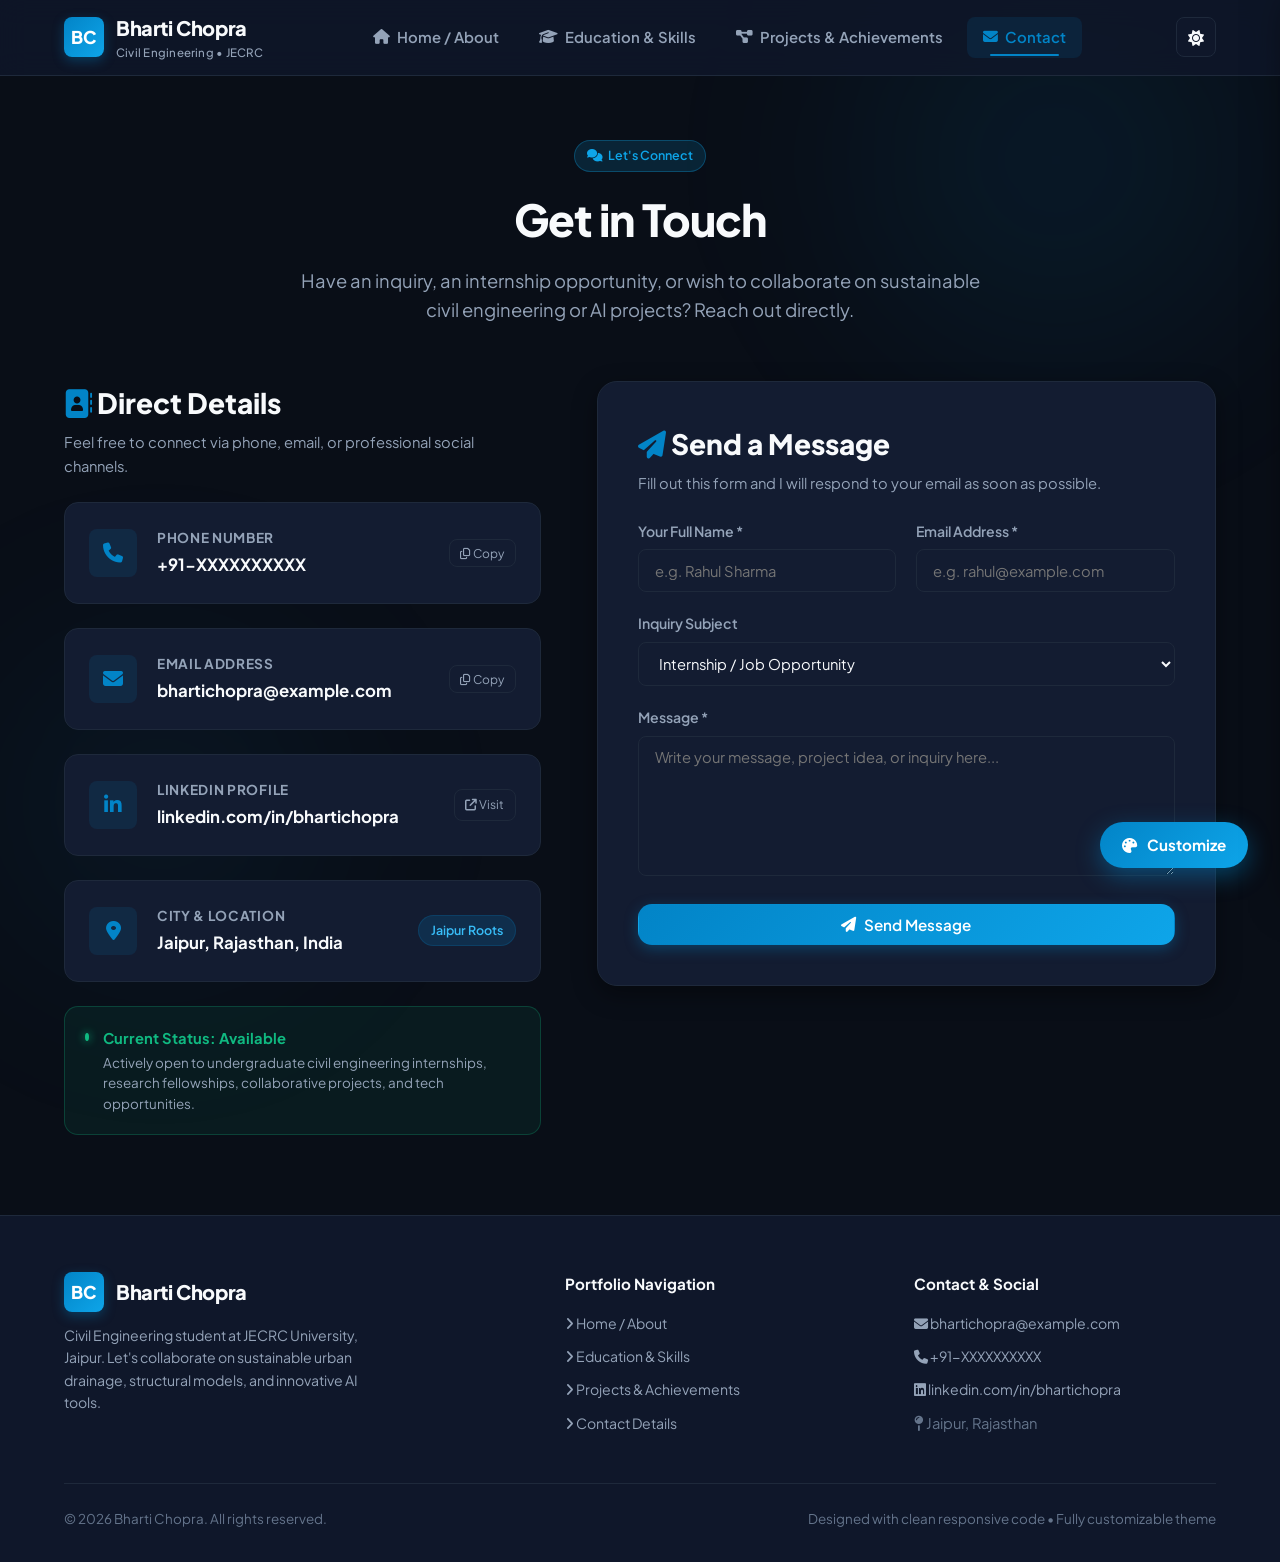
<file: contact.html>
<!DOCTYPE html>
<html lang="en" data-theme="dark">
<head>
  <meta charset="UTF-8">
  <meta name="viewport" content="width=device-width, initial-scale=1.0">
  <meta name="description" content="Contact Bharti Chopra: Phone +91-XXXXXXXXXX, Email bhartichopra@example.com, LinkedIn linkedin.com/in/bhartichopra. Reach out for civil engineering, internships, and collaborations.">
  <title>Contact | Bharti Chopra</title>

  <!-- Google Fonts -->
  <link rel="preconnect" href="https://fonts.googleapis.com">
  <link rel="preconnect" href="https://fonts.gstatic.com" crossorigin>
  <link href="https://fonts.googleapis.com/css2?family=Inter:wght@400;500;600;700;800&family=Outfit:wght@400;500;600;700;800&family=Playfair+Display:wght@500;600;700;800&family=Plus+Jakarta+Sans:wght@400;500;600;700;800&family=Space+Grotesk:wght@400;500;600;700&display=swap" rel="stylesheet">

  <!-- Font Awesome Icons -->
  <link rel="stylesheet" href="https://cdnjs.cloudflare.com/ajax/libs/font-awesome/6.5.1/css/all.min.css">

  <!-- Core Stylesheet -->
  <link rel="stylesheet" href="css/style.css">
</head>
<body>

  <!-- Site Navigation Header -->
  <header class="site-header">
    <div class="container nav-container">
      <a href="index.html" class="brand-logo" aria-label="Bharti Chopra Portfolio Home">
        <div class="brand-badge">BC</div>
        <div>
          <span class="brand-text-name" data-bind="profile.name">Bharti Chopra</span>
          <span class="brand-text-sub">Civil Engineering • JECRC</span>
        </div>
      </a>

      <!-- 4-Page Navigation Menu -->
      <nav aria-label="Main Navigation">
        <ul class="nav-menu">
          <li><a href="index.html" class="nav-link"><i class="fa-solid fa-house"></i> Home / About</a></li>
          <li><a href="skills.html" class="nav-link"><i class="fa-solid fa-graduation-cap"></i> Education & Skills</a></li>
          <li><a href="projects.html" class="nav-link"><i class="fa-solid fa-diagram-project"></i> Projects & Achievements</a></li>
          <li><a href="contact.html" class="nav-link active"><i class="fa-solid fa-envelope"></i> Contact</a></li>
        </ul>
      </nav>

      <!-- Header Action Buttons -->
      <div class="header-actions">
        <button class="quick-theme-toggle-btn" title="Toggle Dark/Light Mode" aria-label="Toggle Dark/Light Theme">
          <span class="theme-toggle-icon"><i class="fa-solid fa-sun"></i></span>
        </button>
        <button class="mobile-toggle-btn" aria-label="Open mobile navigation" aria-expanded="false">
          <i class="fa-solid fa-bars"></i>
        </button>
      </div>
    </div>
  </header>

  <!-- Main Content: Contact & Inquiries -->
  <main id="main-content">

    <!-- Page Header Banner -->
    <section class="page-header">
      <div class="container">
        <div class="page-header-badge">
          <span class="badge badge-accent"><i class="fa-solid fa-comments"></i> Let's Connect</span>
        </div>
        <h1 class="page-title">Get in Touch</h1>
        <p class="page-subtitle">
          Have an inquiry, an internship opportunity, or wish to collaborate on sustainable civil engineering or AI projects? Reach out directly.
        </p>
      </div>
    </section>

    <!-- Contact Details & Form Section -->
    <section class="section" style="padding-top: 1rem;">
      <div class="container">
        <div class="contact-grid">
          
          <!-- Left Column: Direct Contact Info Cards (Editable) -->
          <div class="contact-info-panel">
            <div>
              <h2 style="font-size: 1.75rem; font-weight: 800; margin-bottom: 0.35rem;"><i class="fa-solid fa-address-book text-primary"></i> Direct Details</h2>
              <p style="color: var(--text-secondary); font-size: 0.92rem;">Feel free to connect via phone, email, or professional social channels.</p>
            </div>

            <!-- Phone Card -->
            <div class="contact-card-box">
              <div class="contact-icon-circle"><i class="fa-solid fa-phone"></i></div>
              <div class="contact-detail-text">
                <h5>Phone Number</h5>
                <a href="tel:+91-XXXXXXXXXX" data-bind-href="profile.phone" data-editable="profile.phone" data-bind="profile.phone">+91-XXXXXXXXXX</a>
              </div>
              <button class="copy-contact-btn" onclick="copyToClipboard(document.querySelector('[data-bind=\'profile.phone\']').innerText, 'Phone Number')" title="Copy Phone Number">
                <i class="fa-regular fa-copy"></i> Copy
              </button>
            </div>

            <!-- Email Card -->
            <div class="contact-card-box">
              <div class="contact-icon-circle"><i class="fa-solid fa-envelope"></i></div>
              <div class="contact-detail-text">
                <h5>Email Address</h5>
                <a href="mailto:bhartichopra@example.com" data-bind-href="profile.email" data-editable="profile.email" data-bind="profile.email">bhartichopra@example.com</a>
              </div>
              <button class="copy-contact-btn" onclick="copyToClipboard(document.querySelector('[data-bind=\'profile.email\']').innerText, 'Email Address')" title="Copy Email">
                <i class="fa-regular fa-copy"></i> Copy
              </button>
            </div>

            <!-- LinkedIn Card -->
            <div class="contact-card-box">
              <div class="contact-icon-circle"><i class="fa-brands fa-linkedin-in"></i></div>
              <div class="contact-detail-text">
                <h5>LinkedIn Profile</h5>
                <a href="https://linkedin.com/in/bhartichopra" target="_blank" rel="noopener noreferrer" data-bind-href="profile.linkedin" data-editable="profile.linkedin" data-bind="profile.linkedin">linkedin.com/in/bhartichopra</a>
              </div>
              <a href="https://linkedin.com/in/bhartichopra" target="_blank" rel="noopener noreferrer" class="copy-contact-btn" data-bind-href="profile.linkedin" title="Open LinkedIn Profile">
                <i class="fa-solid fa-arrow-up-right-from-square"></i> Visit
              </a>
            </div>

            <!-- Location Card -->
            <div class="contact-card-box">
              <div class="contact-icon-circle"><i class="fa-solid fa-location-dot"></i></div>
              <div class="contact-detail-text">
                <h5>City & Location</h5>
                <span data-editable="profile.location" data-bind="profile.location">Jaipur, Rajasthan, India</span>
              </div>
              <span class="badge" style="margin-left: auto;">Jaipur Roots</span>
            </div>

            <!-- Availability Note -->
            <div style="background: rgba(16, 185, 129, 0.08); border: 1px solid rgba(16, 185, 129, 0.25); border-radius: var(--radius); padding: 1.25rem; display: flex; align-items: flex-start; gap: 0.85rem;">
              <span class="status-dot" style="margin-top: 6px;"></span>
              <div>
                <strong style="color: #10b981; font-size: 0.92rem; display: block; margin-bottom: 0.2rem;">Current Status: Available</strong>
                <p style="font-size: 0.84rem; color: var(--text-secondary); line-height: 1.5;">
                  Actively open to undergraduate civil engineering internships, research fellowships, collaborative projects, and tech opportunities.
                </p>
              </div>
            </div>

          </div>

          <!-- Right Column: Simple Contact Form (Name, Email, Message) -->
          <div class="contact-form-card">
            <div style="margin-bottom: 1.5rem;">
              <h2 style="font-size: 1.75rem; font-weight: 800; margin-bottom: 0.35rem;"><i class="fa-solid fa-paper-plane text-primary"></i> Send a Message</h2>
              <p style="color: var(--text-secondary); font-size: 0.92rem;">Fill out this form and I will respond to your email as soon as possible.</p>
            </div>

            <form id="contact-form" class="contact-form">
              <div class="form-row">
                <div class="form-group">
                  <label for="contact-name">Your Full Name *</label>
                  <input type="text" id="contact-name" class="form-input" placeholder="e.g. Rahul Sharma" required>
                </div>
                <div class="form-group">
                  <label for="contact-email">Email Address *</label>
                  <input type="email" id="contact-email" class="form-input" placeholder="e.g. rahul@example.com" required>
                </div>
              </div>

              <div class="form-group">
                <label for="contact-subject">Inquiry Subject</label>
                <select id="contact-subject" class="form-select">
                  <option value="Internship / Job Opportunity">Internship / Job Opportunity</option>
                  <option value="Project Collaboration">Project Collaboration</option>
                  <option value="Civil Engineering Inquiry">Civil Engineering Inquiry</option>
                  <option value="Vibe Coding / Tech Discussion">Vibe Coding / Tech Discussion</option>
                  <option value="General Message">General Message</option>
                </select>
              </div>

              <div class="form-group">
                <label for="contact-message">Message *</label>
                <textarea id="contact-message" class="form-textarea" placeholder="Write your message, project idea, or inquiry here..." required></textarea>
              </div>

              <button type="submit" id="contact-submit-btn" class="btn btn-primary" style="margin-top: 0.5rem; width: 100%;">
                <i class="fa-solid fa-paper-plane"></i> Send Message
              </button>
            </form>
          </div>

        </div>
      </div>
    </section>

  </main>

  <!-- Universal Footer -->
  <footer class="site-footer">
    <div class="container">
      <div class="footer-top">
        <div class="footer-brand">
          <div class="brand-logo">
            <div class="brand-badge">BC</div>
            <span class="brand-text-name" data-bind="profile.name">Bharti Chopra</span>
          </div>
          <p>Civil Engineering student at JECRC University, Jaipur. Let's collaborate on sustainable urban drainage, structural models, and innovative AI tools.</p>
        </div>

        <div class="footer-nav-col">
          <h5>Portfolio Navigation</h5>
          <ul class="footer-nav-links">
            <li><a href="index.html"><i class="fa-solid fa-angle-right"></i> Home / About</a></li>
            <li><a href="skills.html"><i class="fa-solid fa-angle-right"></i> Education & Skills</a></li>
            <li><a href="projects.html"><i class="fa-solid fa-angle-right"></i> Projects & Achievements</a></li>
            <li><a href="contact.html"><i class="fa-solid fa-angle-right"></i> Contact Details</a></li>
          </ul>
        </div>

        <div class="footer-nav-col">
          <h5>Contact & Social</h5>
          <ul class="footer-nav-links">
            <li><a href="mailto:bhartichopra@example.com" data-bind-href="profile.email"><i class="fa-solid fa-envelope"></i> bhartichopra@example.com</a></li>
            <li><a href="tel:+91-XXXXXXXXXX" data-bind-href="profile.phone"><i class="fa-solid fa-phone"></i> +91-XXXXXXXXXX</a></li>
            <li><a href="https://linkedin.com/in/bhartichopra" target="_blank" rel="noopener noreferrer" data-bind-href="profile.linkedin"><i class="fa-brands fa-linkedin"></i> linkedin.com/in/bhartichopra</a></li>
            <li><span style="color: var(--text-muted);"><i class="fa-solid fa-map-pin"></i> Jaipur, Rajasthan</span></li>
          </ul>
        </div>
      </div>

      <div class="footer-bottom">
        <div>&copy; 2026 Bharti Chopra. All rights reserved.</div>
        <div>Designed with clean responsive code • Fully customizable theme</div>
      </div>
    </div>
  </footer>

  <!-- Application Scripts -->
  <script src="js/data.js"></script>
  <script src="js/theme.js"></script>
  <script src="js/main.js"></script>
</body>
</html>
</file>
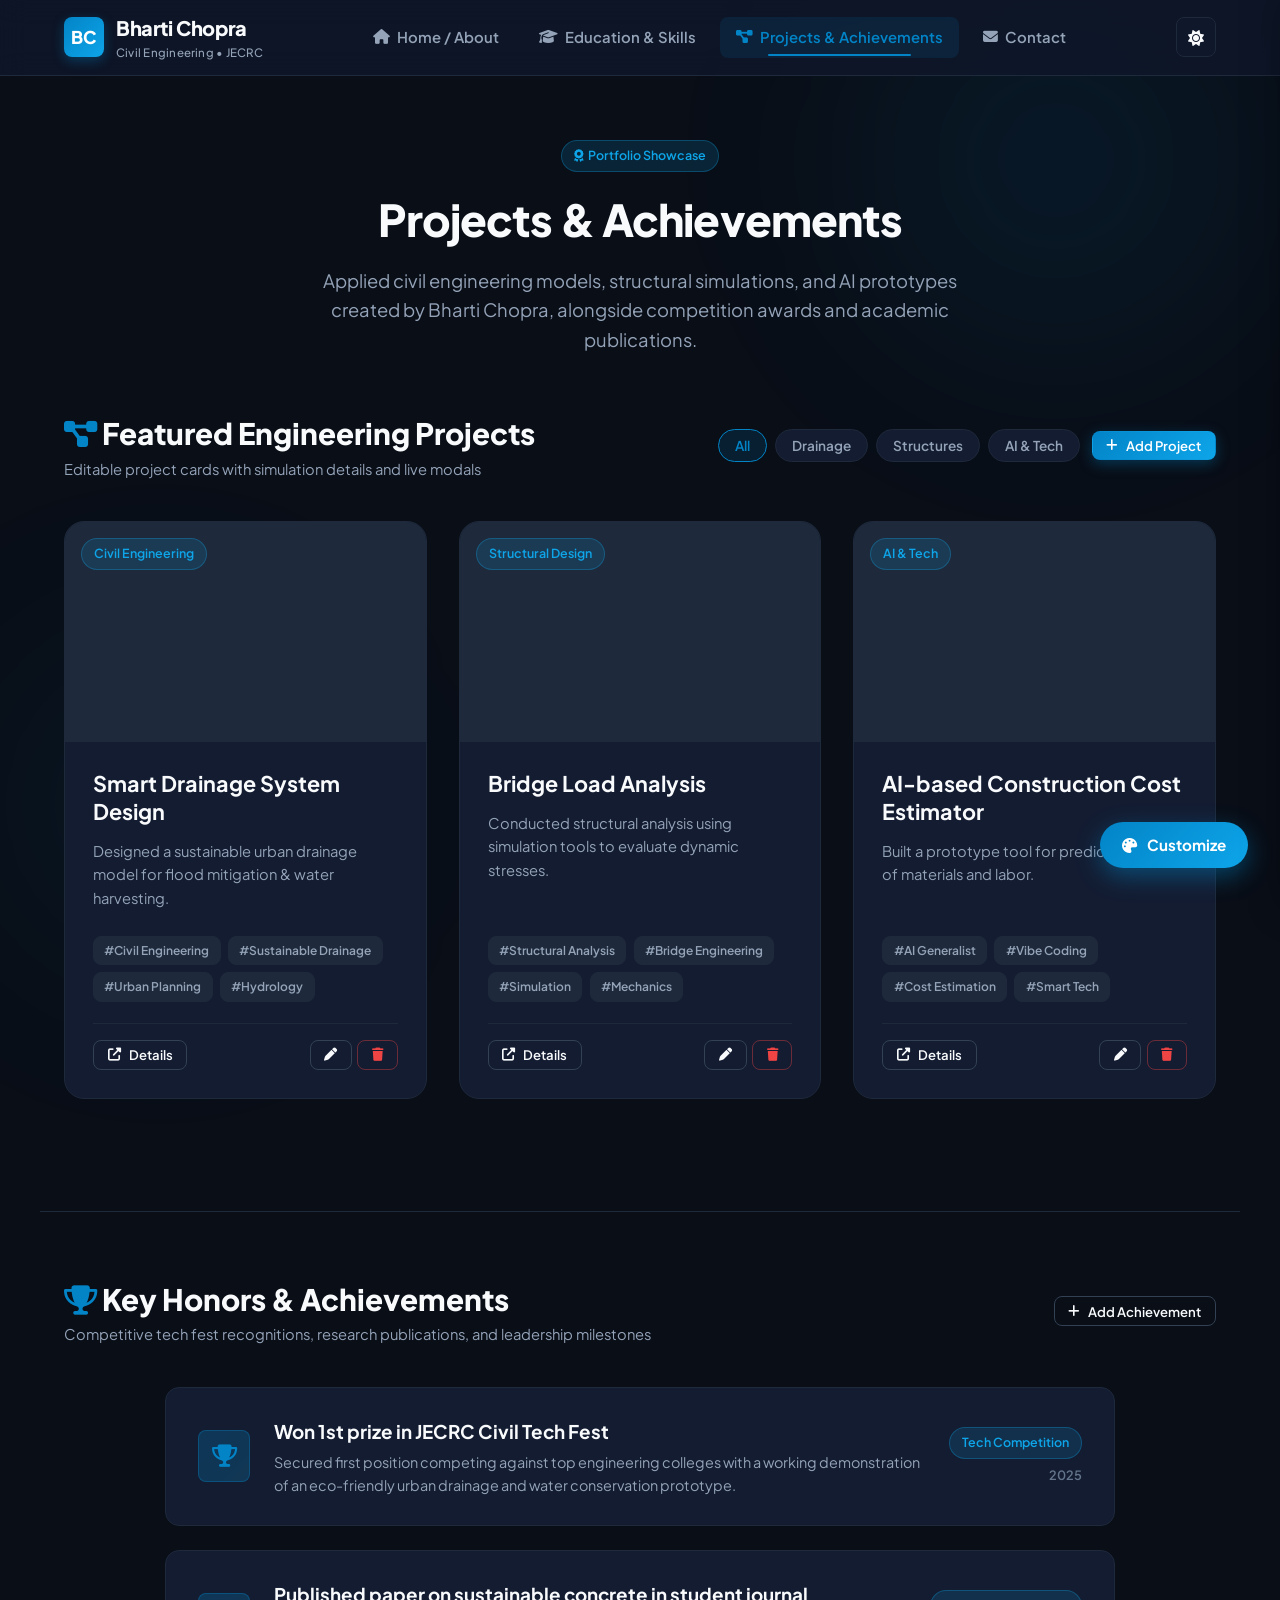
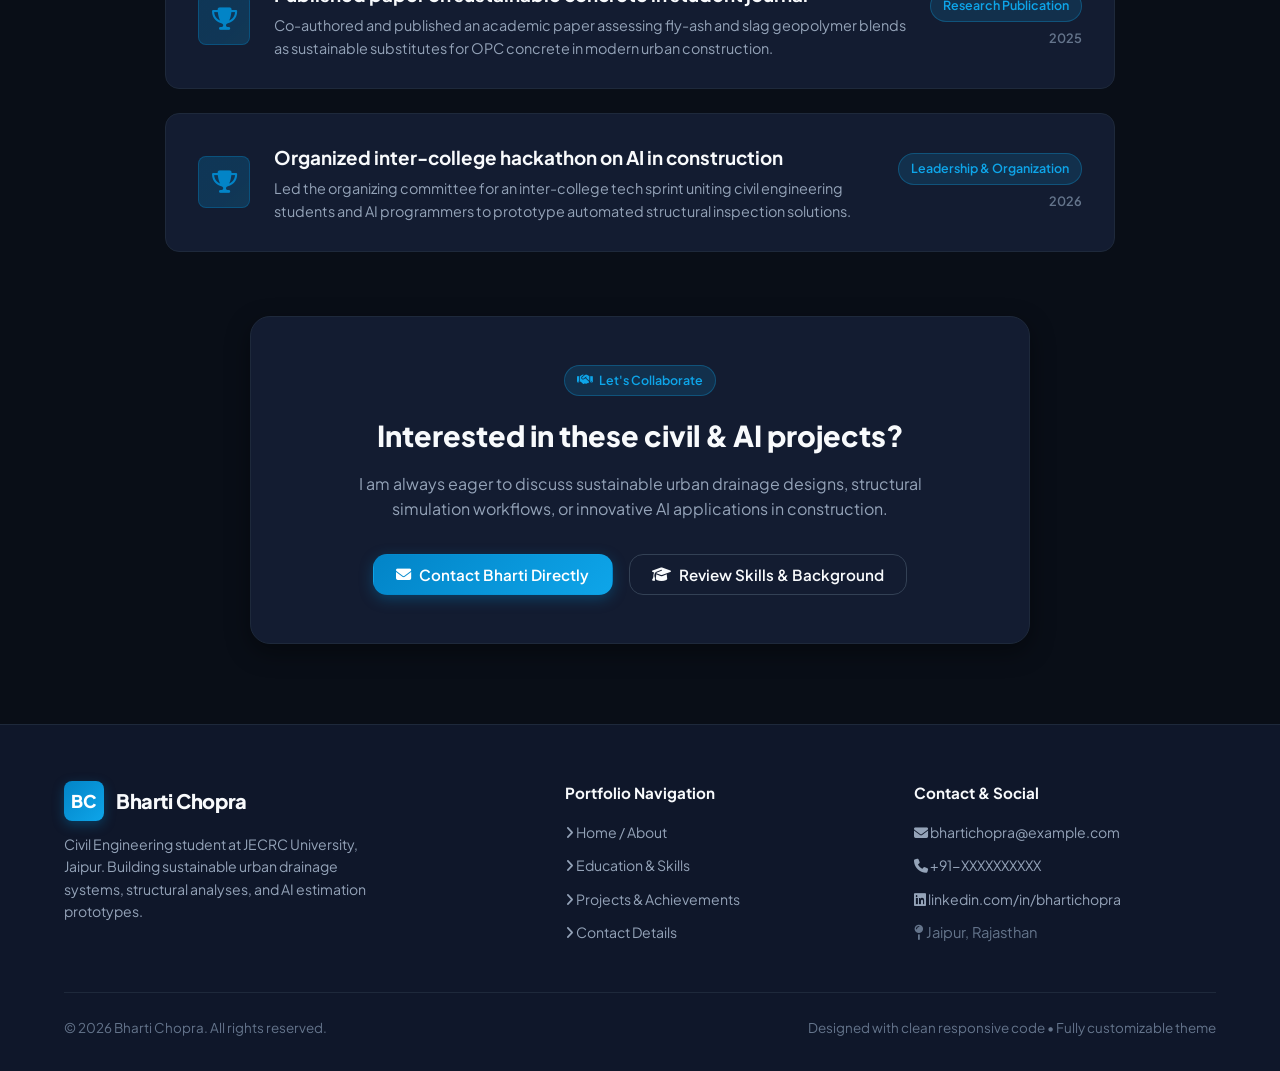
<file: projects.html>
<!DOCTYPE html>
<html lang="en" data-theme="dark">
<head>
  <meta charset="UTF-8">
  <meta name="viewport" content="width=device-width, initial-scale=1.0">
  <meta name="description" content="Projects and Achievements by Bharti Chopra: Smart Drainage System Design, Bridge Load Analysis, AI-based Construction Cost Estimator, JECRC Civil Tech Fest 1st Prize, and published papers.">
  <title>Projects & Achievements | Bharti Chopra</title>

  <!-- Google Fonts -->
  <link rel="preconnect" href="https://fonts.googleapis.com">
  <link rel="preconnect" href="https://fonts.gstatic.com" crossorigin>
  <link href="https://fonts.googleapis.com/css2?family=Inter:wght@400;500;600;700;800&family=Outfit:wght@400;500;600;700;800&family=Playfair+Display:wght@500;600;700;800&family=Plus+Jakarta+Sans:wght@400;500;600;700;800&family=Space+Grotesk:wght@400;500;600;700&display=swap" rel="stylesheet">

  <!-- Font Awesome Icons -->
  <link rel="stylesheet" href="https://cdnjs.cloudflare.com/ajax/libs/font-awesome/6.5.1/css/all.min.css">

  <!-- Core Stylesheet -->
  <link rel="stylesheet" href="css/style.css">
</head>
<body>

  <!-- Site Navigation Header -->
  <header class="site-header">
    <div class="container nav-container">
      <a href="index.html" class="brand-logo" aria-label="Bharti Chopra Portfolio Home">
        <div class="brand-badge">BC</div>
        <div>
          <span class="brand-text-name" data-bind="profile.name">Bharti Chopra</span>
          <span class="brand-text-sub">Civil Engineering • JECRC</span>
        </div>
      </a>

      <!-- 4-Page Navigation Menu -->
      <nav aria-label="Main Navigation">
        <ul class="nav-menu">
          <li><a href="index.html" class="nav-link"><i class="fa-solid fa-house"></i> Home / About</a></li>
          <li><a href="skills.html" class="nav-link"><i class="fa-solid fa-graduation-cap"></i> Education & Skills</a></li>
          <li><a href="projects.html" class="nav-link active"><i class="fa-solid fa-diagram-project"></i> Projects & Achievements</a></li>
          <li><a href="contact.html" class="nav-link"><i class="fa-solid fa-envelope"></i> Contact</a></li>
        </ul>
      </nav>

      <!-- Header Action Buttons -->
      <div class="header-actions">
        <button class="quick-theme-toggle-btn" title="Toggle Dark/Light Mode" aria-label="Toggle Dark/Light Theme">
          <span class="theme-toggle-icon"><i class="fa-solid fa-sun"></i></span>
        </button>
        <button class="mobile-toggle-btn" aria-label="Open mobile navigation" aria-expanded="false">
          <i class="fa-solid fa-bars"></i>
        </button>
      </div>
    </div>
  </header>

  <!-- Main Content: Projects & Achievements -->
  <main id="main-content">

    <!-- Page Header Banner -->
    <section class="page-header">
      <div class="container">
        <div class="page-header-badge">
          <span class="badge badge-accent"><i class="fa-solid fa-award"></i> Portfolio Showcase</span>
        </div>
        <h1 class="page-title">Projects & Achievements</h1>
        <p class="page-subtitle">
          Applied civil engineering models, structural simulations, and AI prototypes created by Bharti Chopra, alongside competition awards and academic publications.
        </p>
      </div>
    </section>

    <!-- Projects Section -->
    <section class="section" style="padding-top: 1rem; padding-bottom: 2rem;">
      <div class="container">
        
        <!-- Header Actions: Filters & Add Project Button -->
        <div class="projects-header-actions">
          <div>
            <h2 style="font-size: 1.85rem; font-weight: 800;"><i class="fa-solid fa-diagram-project text-primary"></i> Featured Engineering Projects</h2>
            <p style="color: var(--text-secondary); font-size: 0.92rem;">Editable project cards with simulation details and live modals</p>
          </div>

          <div style="display: flex; align-items: center; gap: 0.75rem; flex-wrap: wrap;">
            <div class="skill-category-filters">
              <button class="filter-btn project-filter-btn active" data-category="All">All</button>
              <button class="filter-btn project-filter-btn" data-category="Civil Engineering">Drainage</button>
              <button class="filter-btn project-filter-btn" data-category="Structural Design">Structures</button>
              <button class="filter-btn project-filter-btn" data-category="AI & Tech">AI & Tech</button>
            </div>
            <button class="btn btn-primary btn-sm" onclick="openAddProjectModal()">
              <i class="fa-solid fa-plus"></i> Add Project
            </button>
          </div>
        </div>

        <!-- Dynamic Projects Grid -->
        <div class="projects-grid" id="projects-grid-container">
          <!-- Populated dynamically via data.js and main.js -->
        </div>

      </div>
    </section>

    <!-- Achievements Section -->
    <section class="container achievements-section">
      <div class="achievements-header">
        <div>
          <h2 style="font-size: 1.85rem; font-weight: 800;"><i class="fa-solid fa-trophy text-primary"></i> Key Honors & Achievements</h2>
          <p style="color: var(--text-secondary); font-size: 0.92rem;">Competitive tech fest recognitions, research publications, and leadership milestones</p>
        </div>
        <button class="btn btn-outline btn-sm" onclick="openAddAchievementModal()">
          <i class="fa-solid fa-plus"></i> Add Achievement
        </button>
      </div>

      <!-- Dynamic Achievements List -->
      <div class="achievements-list" id="achievements-list-container">
        <!-- Populated dynamically via data.js and main.js -->
      </div>
    </section>

    <!-- Next Page CTA -->
    <section class="section" style="padding-top: 4rem;">
      <div class="container" style="text-align: center;">
        <div style="background: var(--bg-card); border: 1px solid var(--border-color); border-radius: var(--radius-lg); padding: 3rem 2rem; max-width: 780px; margin: 0 auto; box-shadow: var(--shadow-md);">
          <span class="badge badge-accent" style="margin-bottom: 1rem;"><i class="fa-solid fa-handshake"></i> Let's Collaborate</span>
          <h3 style="font-size: 1.8rem; font-weight: 800; margin-bottom: 0.75rem;">Interested in these civil & AI projects?</h3>
          <p style="color: var(--text-secondary); margin-bottom: 2rem; font-size: 1rem; max-width: 580px; margin-left: auto; margin-right: auto;">
            I am always eager to discuss sustainable urban drainage designs, structural simulation workflows, or innovative AI applications in construction.
          </p>
          <div style="display: flex; gap: 1rem; justify-content: center; flex-wrap: wrap;">
            <a href="contact.html" class="btn btn-primary">
              <i class="fa-solid fa-envelope"></i> Contact Bharti Directly
            </a>
            <a href="skills.html" class="btn btn-outline">
              <i class="fa-solid fa-graduation-cap"></i> Review Skills & Background
            </a>
          </div>
        </div>
      </div>
    </section>

  </main>

  <!-- Universal Footer -->
  <footer class="site-footer">
    <div class="container">
      <div class="footer-top">
        <div class="footer-brand">
          <div class="brand-logo">
            <div class="brand-badge">BC</div>
            <span class="brand-text-name" data-bind="profile.name">Bharti Chopra</span>
          </div>
          <p>Civil Engineering student at JECRC University, Jaipur. Building sustainable urban drainage systems, structural analyses, and AI estimation prototypes.</p>
        </div>

        <div class="footer-nav-col">
          <h5>Portfolio Navigation</h5>
          <ul class="footer-nav-links">
            <li><a href="index.html"><i class="fa-solid fa-angle-right"></i> Home / About</a></li>
            <li><a href="skills.html"><i class="fa-solid fa-angle-right"></i> Education & Skills</a></li>
            <li><a href="projects.html"><i class="fa-solid fa-angle-right"></i> Projects & Achievements</a></li>
            <li><a href="contact.html"><i class="fa-solid fa-angle-right"></i> Contact Details</a></li>
          </ul>
        </div>

        <div class="footer-nav-col">
          <h5>Contact & Social</h5>
          <ul class="footer-nav-links">
            <li><a href="mailto:bhartichopra@example.com" data-bind-href="profile.email"><i class="fa-solid fa-envelope"></i> bhartichopra@example.com</a></li>
            <li><a href="tel:+91-XXXXXXXXXX" data-bind-href="profile.phone"><i class="fa-solid fa-phone"></i> +91-XXXXXXXXXX</a></li>
            <li><a href="https://linkedin.com/in/bhartichopra" target="_blank" rel="noopener noreferrer" data-bind-href="profile.linkedin"><i class="fa-brands fa-linkedin"></i> linkedin.com/in/bhartichopra</a></li>
            <li><span style="color: var(--text-muted);"><i class="fa-solid fa-map-pin"></i> Jaipur, Rajasthan</span></li>
          </ul>
        </div>
      </div>

      <div class="footer-bottom">
        <div>&copy; 2026 Bharti Chopra. All rights reserved.</div>
        <div>Designed with clean responsive code • Fully customizable theme</div>
      </div>
    </div>
  </footer>

  <!-- Application Scripts -->
  <script src="js/data.js"></script>
  <script src="js/theme.js"></script>
  <script src="js/main.js"></script>
</body>
</html>
</file>
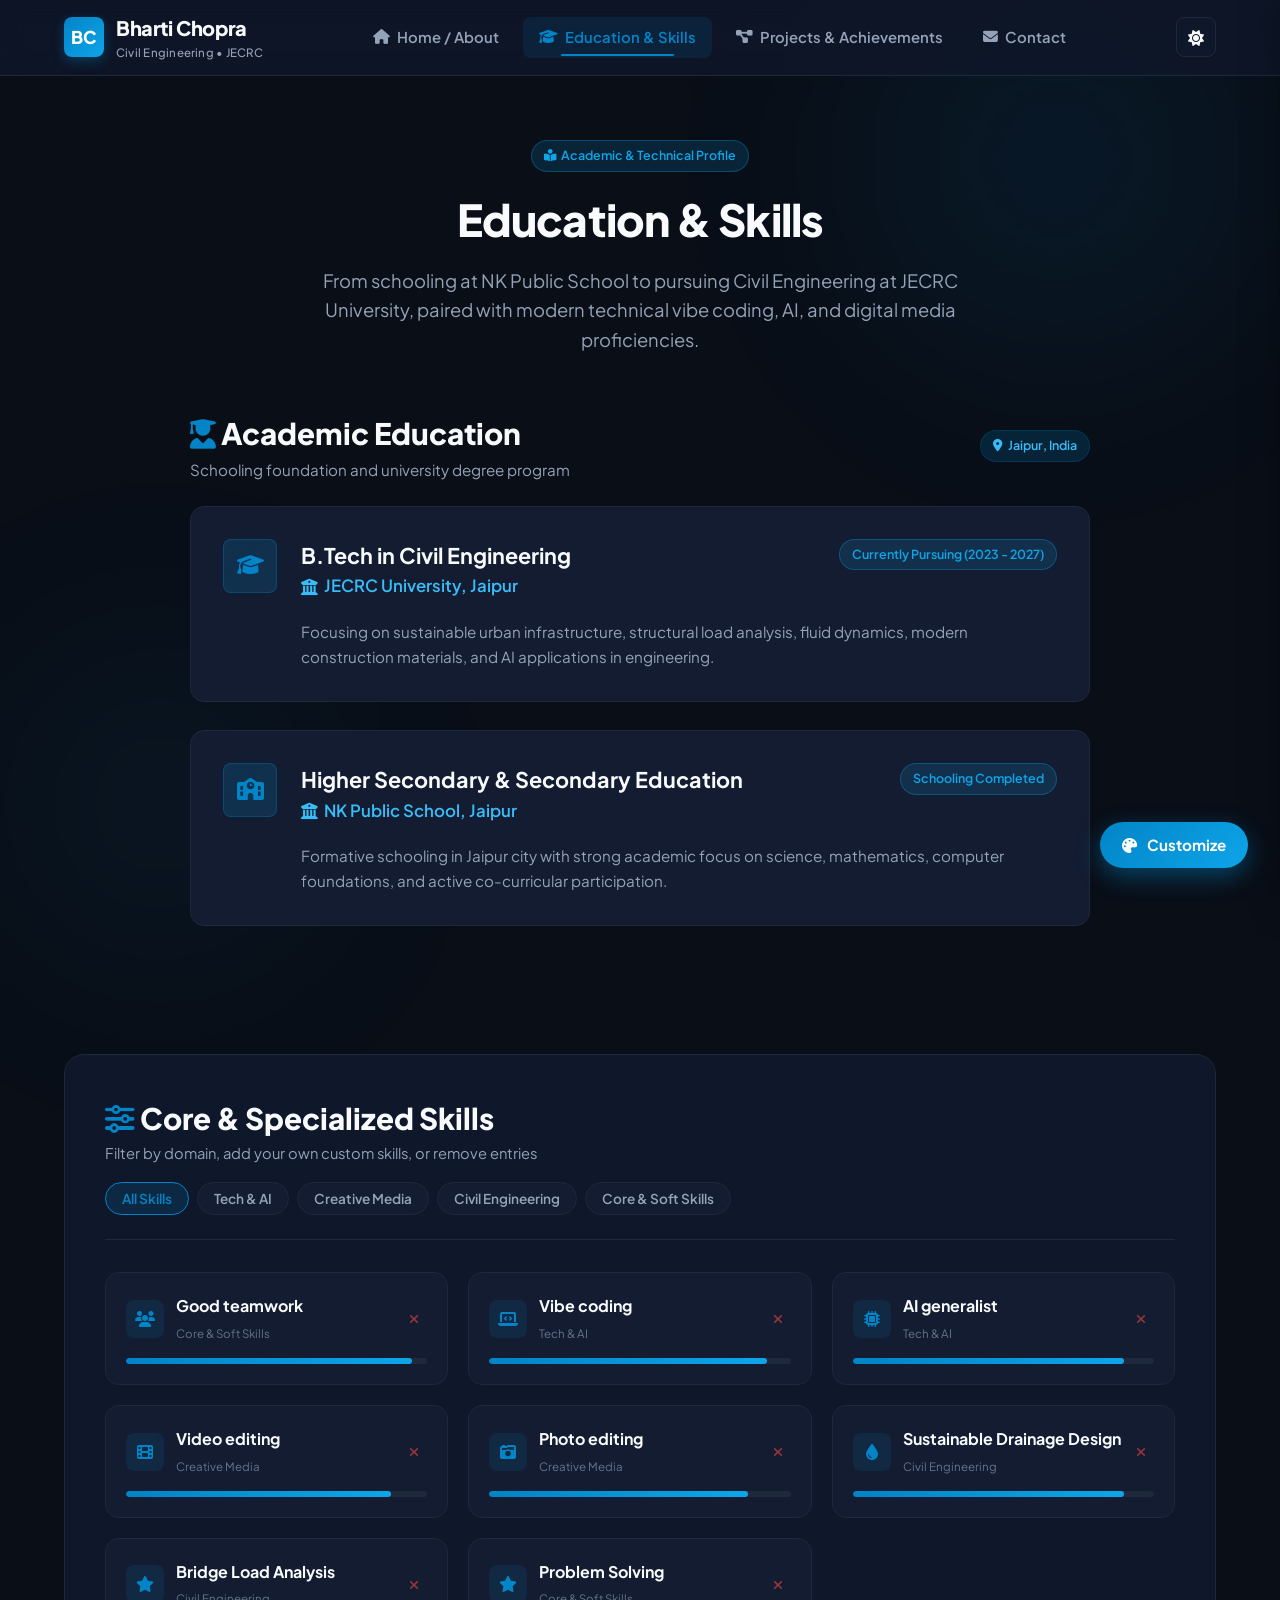
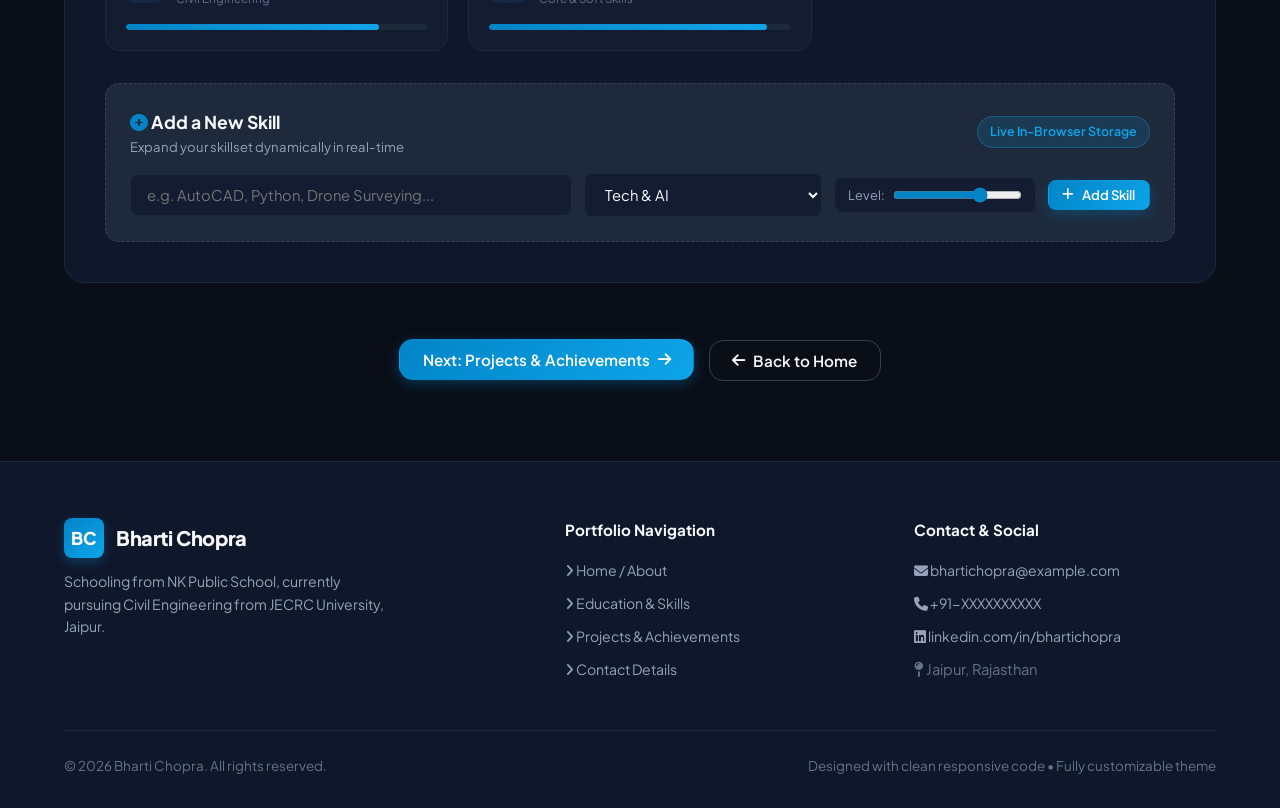
<file: skills.html>
<!DOCTYPE html>
<html lang="en" data-theme="dark">
<head>
  <meta charset="UTF-8">
  <meta name="viewport" content="width=device-width, initial-scale=1.0">
  <meta name="description" content="Education and skills of Bharti Chopra: NK Public School schooling, Civil Engineering at JECRC University, Vibe coding, AI generalist, Video and Photo editing.">
  <title>Education & Skills | Bharti Chopra</title>

  <!-- Google Fonts -->
  <link rel="preconnect" href="https://fonts.googleapis.com">
  <link rel="preconnect" href="https://fonts.gstatic.com" crossorigin>
  <link href="https://fonts.googleapis.com/css2?family=Inter:wght@400;500;600;700;800&family=Outfit:wght@400;500;600;700;800&family=Playfair+Display:wght@500;600;700;800&family=Plus+Jakarta+Sans:wght@400;500;600;700;800&family=Space+Grotesk:wght@400;500;600;700&display=swap" rel="stylesheet">

  <!-- Font Awesome Icons -->
  <link rel="stylesheet" href="https://cdnjs.cloudflare.com/ajax/libs/font-awesome/6.5.1/css/all.min.css">

  <!-- Core Stylesheet -->
  <link rel="stylesheet" href="css/style.css">
</head>
<body>

  <!-- Site Navigation Header -->
  <header class="site-header">
    <div class="container nav-container">
      <a href="index.html" class="brand-logo" aria-label="Bharti Chopra Portfolio Home">
        <div class="brand-badge">BC</div>
        <div>
          <span class="brand-text-name" data-bind="profile.name">Bharti Chopra</span>
          <span class="brand-text-sub">Civil Engineering • JECRC</span>
        </div>
      </a>

      <!-- 4-Page Navigation Menu -->
      <nav aria-label="Main Navigation">
        <ul class="nav-menu">
          <li><a href="index.html" class="nav-link"><i class="fa-solid fa-house"></i> Home / About</a></li>
          <li><a href="skills.html" class="nav-link active"><i class="fa-solid fa-graduation-cap"></i> Education & Skills</a></li>
          <li><a href="projects.html" class="nav-link"><i class="fa-solid fa-diagram-project"></i> Projects & Achievements</a></li>
          <li><a href="contact.html" class="nav-link"><i class="fa-solid fa-envelope"></i> Contact</a></li>
        </ul>
      </nav>

      <!-- Header Action Buttons -->
      <div class="header-actions">
        <button class="quick-theme-toggle-btn" title="Toggle Dark/Light Mode" aria-label="Toggle Dark/Light Theme">
          <span class="theme-toggle-icon"><i class="fa-solid fa-sun"></i></span>
        </button>
        <button class="mobile-toggle-btn" aria-label="Open mobile navigation" aria-expanded="false">
          <i class="fa-solid fa-bars"></i>
        </button>
      </div>
    </div>
  </header>

  <!-- Main Content: Education & Skills -->
  <main id="main-content">

    <!-- Page Header Banner -->
    <section class="page-header">
      <div class="container">
        <div class="page-header-badge">
          <span class="badge badge-accent"><i class="fa-solid fa-book-open-reader"></i> Academic & Technical Profile</span>
        </div>
        <h1 class="page-title">Education & Skills</h1>
        <p class="page-subtitle">
          From schooling at NK Public School to pursuing Civil Engineering at JECRC University, paired with modern technical vibe coding, AI, and digital media proficiencies.
        </p>
      </div>
    </section>

    <!-- Education Section -->
    <section class="section" style="padding-top: 1rem; padding-bottom: 2rem;">
      <div class="container">
        <div style="max-width: 900px; margin: 0 auto 2rem;">
          <div style="display: flex; align-items: center; justify-content: space-between; margin-bottom: 1.5rem;">
            <div>
              <h2 style="font-size: 1.85rem; font-weight: 800;"><i class="fa-solid fa-user-graduate text-primary"></i> Academic Education</h2>
              <p style="color: var(--text-secondary); font-size: 0.95rem;">Schooling foundation and university degree program</p>
            </div>
            <span class="badge"><i class="fa-solid fa-location-dot"></i> Jaipur, India</span>
          </div>

          <!-- Dynamic Education Timeline -->
          <div class="education-timeline" id="education-timeline-container">
            <!-- Populated via data.js and main.js -->
          </div>
        </div>
      </div>
    </section>

    <!-- Skills Section -->
    <section class="section" style="padding-top: 1rem;">
      <div class="container">
        <div class="skills-container-box">
          <div class="skills-management-bar">
            <div>
              <h2 style="font-size: 1.85rem; font-weight: 800;"><i class="fa-solid fa-sliders text-primary"></i> Core & Specialized Skills</h2>
              <p style="color: var(--text-secondary); font-size: 0.92rem;">Filter by domain, add your own custom skills, or remove entries</p>
            </div>

            <!-- Category Filter Tabs -->
            <div class="skill-category-filters">
              <button class="filter-btn active" data-category="All">All Skills</button>
              <button class="filter-btn" data-category="Tech & AI">Tech & AI</button>
              <button class="filter-btn" data-category="Creative Media">Creative Media</button>
              <button class="filter-btn" data-category="Civil Engineering">Civil Engineering</button>
              <button class="filter-btn" data-category="Core & Soft Skills">Core & Soft Skills</button>
            </div>
          </div>

          <!-- Dynamic Skills Grid -->
          <div class="skills-grid" id="skills-grid-container">
            <!-- Populated via data.js & main.js -->
          </div>

          <!-- Interactive Add Skill Box (Easy addition of skills) -->
          <div class="add-skill-box">
            <div style="display: flex; align-items: center; justify-content: space-between; margin-bottom: 1rem; flex-wrap: wrap; gap: 0.5rem;">
              <div>
                <h3 style="font-size: 1.1rem; font-weight: 700;"><i class="fa-solid fa-circle-plus text-primary"></i> Add a New Skill</h3>
                <p style="font-size: 0.82rem; color: var(--text-secondary);">Expand your skillset dynamically in real-time</p>
              </div>
              <span class="badge badge-accent">Live In-Browser Storage</span>
            </div>

            <form id="add-skill-form" class="add-skill-form">
              <input type="text" id="new-skill-name" class="form-input" placeholder="e.g. AutoCAD, Python, Drone Surveying..." required>
              <select id="new-skill-category" class="form-select">
                <option value="Tech & AI">Tech & AI</option>
                <option value="Creative Media">Creative Media</option>
                <option value="Civil Engineering">Civil Engineering</option>
                <option value="Core & Soft Skills">Core & Soft Skills</option>
              </select>
              <div style="display: flex; align-items: center; gap: 0.5rem; background: var(--bg-card); padding: 0.4rem 0.8rem; border-radius: var(--radius-sm); border: 1px solid var(--border-color);">
                <label for="new-skill-level" style="font-size: 0.8rem; color: var(--text-secondary);">Level:</label>
                <input type="range" id="new-skill-level" min="50" max="100" value="85" style="cursor: pointer; accent-color: var(--primary);">
              </div>
              <button type="submit" class="btn btn-primary btn-sm">
                <i class="fa-solid fa-plus"></i> Add Skill
              </button>
            </form>
          </div>
        </div>

        <!-- Next Page Navigation CTA -->
        <div style="text-align: center; margin-top: 3.5rem;">
          <a href="projects.html" class="btn btn-primary" style="margin-right: 0.75rem;">
            <span>Next: Projects & Achievements</span> <i class="fa-solid fa-arrow-right"></i>
          </a>
          <a href="index.html" class="btn btn-outline">
            <i class="fa-solid fa-arrow-left"></i> <span>Back to Home</span>
          </a>
        </div>
      </div>
    </section>

  </main>

  <!-- Universal Footer -->
  <footer class="site-footer">
    <div class="container">
      <div class="footer-top">
        <div class="footer-brand">
          <div class="brand-logo">
            <div class="brand-badge">BC</div>
            <span class="brand-text-name" data-bind="profile.name">Bharti Chopra</span>
          </div>
          <p>Schooling from NK Public School, currently pursuing Civil Engineering from JECRC University, Jaipur.</p>
        </div>

        <div class="footer-nav-col">
          <h5>Portfolio Navigation</h5>
          <ul class="footer-nav-links">
            <li><a href="index.html"><i class="fa-solid fa-angle-right"></i> Home / About</a></li>
            <li><a href="skills.html"><i class="fa-solid fa-angle-right"></i> Education & Skills</a></li>
            <li><a href="projects.html"><i class="fa-solid fa-angle-right"></i> Projects & Achievements</a></li>
            <li><a href="contact.html"><i class="fa-solid fa-angle-right"></i> Contact Details</a></li>
          </ul>
        </div>

        <div class="footer-nav-col">
          <h5>Contact & Social</h5>
          <ul class="footer-nav-links">
            <li><a href="mailto:bhartichopra@example.com" data-bind-href="profile.email"><i class="fa-solid fa-envelope"></i> bhartichopra@example.com</a></li>
            <li><a href="tel:+91-XXXXXXXXXX" data-bind-href="profile.phone"><i class="fa-solid fa-phone"></i> +91-XXXXXXXXXX</a></li>
            <li><a href="https://linkedin.com/in/bhartichopra" target="_blank" rel="noopener noreferrer" data-bind-href="profile.linkedin"><i class="fa-brands fa-linkedin"></i> linkedin.com/in/bhartichopra</a></li>
            <li><span style="color: var(--text-muted);"><i class="fa-solid fa-map-pin"></i> Jaipur, Rajasthan</span></li>
          </ul>
        </div>
      </div>

      <div class="footer-bottom">
        <div>&copy; 2026 Bharti Chopra. All rights reserved.</div>
        <div>Designed with clean responsive code • Fully customizable theme</div>
      </div>
    </div>
  </footer>

  <!-- Application Scripts -->
  <script src="js/data.js"></script>
  <script src="js/theme.js"></script>
  <script src="js/main.js"></script>
</body>
</html>
</file>
<file: css/style.css>
/* ==========================================================================
   BHARTI CHOPRA - PORTFOLIO STYLESHEET
   Clean, modern, responsive design with dynamic themes & live customization
   ========================================================================== */

/* --------------------------------------------------------------------------
   1. ROOT VARIABLES & THEME SETUP
   -------------------------------------------------------------------------- */
:root {
  /* Default Colors (Blueprint / Tech theme) */
  --primary: #0284c7;
  --primary-light: #38bdf8;
  --accent: #0ea5e9;
  --primary-rgb: 2, 132, 199;
  --accent-rgb: 14, 165, 233;

  /* Typography */
  --font-sans: 'Plus Jakarta Sans', -apple-system, BlinkMacSystemFont, 'Segoe UI', Roboto, sans-serif;
  --font-mono: 'JetBrains Mono', 'Fira Code', monospace;
  
  /* Radii & Transitions */
  --radius: 14px;
  --radius-sm: 8px;
  --radius-lg: 20px;
  --radius-full: 9999px;
  --transition-fast: 0.18s ease;
  --transition-normal: 0.3s cubic-bezier(0.16, 1, 0.3, 1);

  /* Layout Max Width */
  --container-max: 1200px;
  --header-height: 76px;
}

/* Light Theme Variables */
[data-theme="light"] {
  --bg-body: #f8fafc;
  --bg-surface: #ffffff;
  --bg-surface-elevated: #ffffff;
  --bg-surface-translucent: rgba(255, 255, 255, 0.85);
  --bg-card: #ffffff;
  --bg-card-hover: #f1f5f9;
  --bg-muted: #f1f5f9;

  --text-primary: #0f172a;
  --text-secondary: #475569;
  --text-muted: #64748b;
  --text-inverse: #ffffff;

  --border-color: #e2e8f0;
  --border-subtle: #cbd5e1;
  --border-focus: rgba(var(--primary-rgb), 0.5);

  --shadow-sm: 0 1px 3px rgba(0, 0, 0, 0.05);
  --shadow-md: 0 4px 14px rgba(0, 0, 0, 0.08);
  --shadow-lg: 0 10px 30px rgba(0, 0, 0, 0.1);
  --shadow-glow: 0 0 25px rgba(var(--primary-rgb), 0.18);

  --badge-bg: rgba(var(--primary-rgb), 0.1);
  --badge-text: var(--primary);
}

/* Dark Theme Variables (Default) */
[data-theme="dark"], :root {
  --bg-body: #090e17;
  --bg-surface: #0f172a;
  --bg-surface-elevated: #15203b;
  --bg-surface-translucent: rgba(15, 23, 42, 0.85);
  --bg-card: #131c31;
  --bg-card-hover: #192542;
  --bg-muted: #1e293b;

  --text-primary: #f8fafc;
  --text-secondary: #94a3b8;
  --text-muted: #64748b;
  --text-inverse: #0f172a;

  --border-color: #1e293b;
  --border-subtle: #334155;
  --border-focus: rgba(var(--primary-rgb), 0.6);

  --shadow-sm: 0 2px 5px rgba(0, 0, 0, 0.3);
  --shadow-md: 0 8px 24px rgba(0, 0, 0, 0.4);
  --shadow-lg: 0 14px 40px rgba(0, 0, 0, 0.55);
  --shadow-glow: 0 0 30px rgba(var(--primary-rgb), 0.3);

  --badge-bg: rgba(var(--primary-rgb), 0.18);
  --badge-text: var(--primary-light);
}

/* --------------------------------------------------------------------------
   2. RESET & BASE ELEMENTS
   -------------------------------------------------------------------------- */
*, *::before, *::after {
  box-sizing: border-box;
  margin: 0;
  padding: 0;
}

html {
  scroll-behavior: smooth;
  font-size: 16px;
}

body {
  font-family: var(--font-sans);
  background-color: var(--bg-body);
  color: var(--text-primary);
  line-height: 1.6;
  min-height: 100vh;
  display: flex;
  flex-direction: column;
  overflow-x: hidden;
  transition: background-color var(--transition-normal), color var(--transition-normal);
  position: relative;
}

/* Engineering blueprint ambient background glow */
body::before {
  content: "";
  position: fixed;
  top: -10vw;
  right: -5vw;
  width: 45vw;
  height: 45vw;
  border-radius: 50%;
  background: radial-gradient(circle, rgba(var(--primary-rgb), 0.12) 0%, rgba(var(--accent-rgb), 0.02) 60%, transparent 70%);
  filter: blur(80px);
  z-index: -1;
  pointer-events: none;
}

body::after {
  content: "";
  position: fixed;
  bottom: -15vw;
  left: -10vw;
  width: 45vw;
  height: 45vw;
  border-radius: 50%;
  background: radial-gradient(circle, rgba(var(--accent-rgb), 0.08) 0%, transparent 60%);
  filter: blur(90px);
  z-index: -1;
  pointer-events: none;
}

a {
  color: inherit;
  text-decoration: none;
  transition: color var(--transition-fast);
}

img {
  max-width: 100%;
  height: auto;
  display: block;
}

button, input, select, textarea {
  font-family: inherit;
  color: inherit;
}

/* Utility Containers */
.container {
  width: 100%;
  max-width: var(--container-max);
  margin: 0 auto;
  padding: 0 1.5rem;
}

.section {
  padding: 5rem 0;
}

.text-primary {
  color: var(--primary) !important;
}

.text-accent {
  color: var(--accent) !important;
}

.text-muted {
  color: var(--text-muted);
}

/* --------------------------------------------------------------------------
   3. HEADER & NAVIGATION
   -------------------------------------------------------------------------- */
.site-header {
  position: sticky;
  top: 0;
  width: 100%;
  height: var(--header-height);
  background-color: var(--bg-surface-translucent);
  backdrop-filter: blur(14px);
  -webkit-backdrop-filter: blur(14px);
  border-bottom: 1px solid var(--border-color);
  z-index: 100;
  display: flex;
  align-items: center;
  transition: all var(--transition-normal);
}

.nav-container {
  display: flex;
  align-items: center;
  justify-content: space-between;
  width: 100%;
}

.brand-logo {
  display: flex;
  align-items: center;
  gap: 0.75rem;
  font-weight: 800;
  font-size: 1.25rem;
  letter-spacing: -0.02em;
}

.brand-badge {
  width: 40px;
  height: 40px;
  border-radius: var(--radius-sm);
  background: linear-gradient(135deg, var(--primary), var(--accent));
  color: #ffffff;
  display: flex;
  align-items: center;
  justify-content: center;
  font-size: 1.1rem;
  font-weight: 800;
  box-shadow: 0 4px 12px rgba(var(--primary-rgb), 0.35);
}

.brand-text-name {
  color: var(--text-primary);
}

.brand-text-sub {
  display: block;
  font-size: 0.72rem;
  font-weight: 500;
  color: var(--text-secondary);
  letter-spacing: 0.02em;
}

/* Navigation Links */
.nav-menu {
  display: flex;
  align-items: center;
  list-style: none;
  gap: 0.5rem;
}

.nav-link {
  display: flex;
  align-items: center;
  gap: 0.45rem;
  padding: 0.55rem 1rem;
  border-radius: var(--radius-sm);
  font-size: 0.93rem;
  font-weight: 600;
  color: var(--text-secondary);
  transition: all var(--transition-fast);
  position: relative;
}

.nav-link:hover {
  color: var(--primary);
  background-color: rgba(var(--primary-rgb), 0.08);
}

.nav-link.active {
  color: var(--primary);
  background-color: rgba(var(--primary-rgb), 0.12);
}

.nav-link.active::after {
  content: "";
  position: absolute;
  bottom: 2px;
  left: 20%;
  right: 20%;
  height: 2px;
  background-color: var(--primary);
  border-radius: var(--radius-full);
}

/* Header Actions */
.header-actions {
  display: flex;
  align-items: center;
  gap: 0.75rem;
}

.quick-theme-toggle-btn, .mobile-toggle-btn {
  background: var(--bg-surface);
  border: 1px solid var(--border-color);
  color: var(--text-primary);
  width: 40px;
  height: 40px;
  border-radius: var(--radius-sm);
  display: flex;
  align-items: center;
  justify-content: center;
  cursor: pointer;
  font-size: 1rem;
  transition: all var(--transition-fast);
}

.quick-theme-toggle-btn:hover, .mobile-toggle-btn:hover {
  border-color: var(--primary);
  color: var(--primary);
  transform: translateY(-2px);
}

.mobile-toggle-btn {
  display: none;
}

/* --------------------------------------------------------------------------
   4. BUTTONS & UI CONTROLS
   -------------------------------------------------------------------------- */
.btn {
  display: inline-flex;
  align-items: center;
  justify-content: center;
  gap: 0.5rem;
  padding: 0.75rem 1.4rem;
  font-size: 0.95rem;
  font-weight: 600;
  border-radius: var(--radius);
  border: 1px solid transparent;
  cursor: pointer;
  transition: all var(--transition-normal);
  text-decoration: none;
  line-height: 1;
}

.btn-primary {
  background: linear-gradient(135deg, var(--primary), var(--accent));
  color: #ffffff;
  box-shadow: 0 4px 14px rgba(var(--primary-rgb), 0.35);
}

.btn-primary:hover {
  transform: translateY(-2px);
  box-shadow: 0 6px 20px rgba(var(--primary-rgb), 0.45);
  color: #ffffff;
}

.btn-outline {
  background: transparent;
  border-color: var(--border-subtle);
  color: var(--text-primary);
}

.btn-outline:hover {
  border-color: var(--primary);
  color: var(--primary);
  background-color: rgba(var(--primary-rgb), 0.08);
  transform: translateY(-2px);
}

.btn-sm {
  padding: 0.45rem 0.85rem;
  font-size: 0.82rem;
  border-radius: var(--radius-sm);
}

.badge {
  display: inline-flex;
  align-items: center;
  gap: 0.35rem;
  padding: 0.3rem 0.75rem;
  font-size: 0.78rem;
  font-weight: 600;
  border-radius: var(--radius-full);
  background-color: var(--badge-bg);
  color: var(--badge-text);
  border: 1px solid rgba(var(--primary-rgb), 0.2);
}

.badge-accent {
  background-color: rgba(var(--accent-rgb), 0.15);
  color: var(--accent);
  border-color: rgba(var(--accent-rgb), 0.3);
}

/* --------------------------------------------------------------------------
   5. PAGE HEADERS & HERO SECTION
   -------------------------------------------------------------------------- */
.hero-section {
  padding: 4.5rem 0 3.5rem;
  position: relative;
}

.hero-grid {
  display: grid;
  grid-template-columns: 1.25fr 0.95fr;
  gap: 3.5rem;
  align-items: center;
}

.hero-content {
  display: flex;
  flex-direction: column;
  gap: 1.25rem;
}

.hero-badge-row {
  display: flex;
  flex-wrap: wrap;
  gap: 0.5rem;
}

.hero-title {
  font-size: 3.4rem;
  font-weight: 800;
  line-height: 1.1;
  letter-spacing: -0.03em;
  background: linear-gradient(135deg, var(--text-primary) 30%, var(--primary-light) 100%);
  -webkit-background-clip: text;
  -webkit-text-fill-color: transparent;
}

.hero-subtitle {
  font-size: 1.45rem;
  font-weight: 600;
  color: var(--primary-light);
  display: flex;
  align-items: center;
  gap: 0.6rem;
}

.hero-description {
  font-size: 1.12rem;
  color: var(--text-secondary);
  line-height: 1.7;
}

.hero-actions {
  display: flex;
  flex-wrap: wrap;
  gap: 1rem;
  margin-top: 0.5rem;
}

.hero-social-strip {
  display: flex;
  align-items: center;
  gap: 1rem;
  margin-top: 0.5rem;
}

.social-link-pill {
  display: inline-flex;
  align-items: center;
  gap: 0.5rem;
  padding: 0.4rem 0.9rem;
  background: var(--bg-card);
  border: 1px solid var(--border-color);
  border-radius: var(--radius-full);
  font-size: 0.85rem;
  color: var(--text-secondary);
  transition: all var(--transition-fast);
}

.social-link-pill:hover {
  border-color: var(--primary);
  color: var(--primary);
  transform: translateY(-2px);
}

/* Hero Visual / Interactive Card */
.hero-visual {
  position: relative;
  display: flex;
  justify-content: center;
}

.profile-spotlight-card {
  position: relative;
  background: var(--bg-card);
  border: 1px solid var(--border-color);
  border-radius: var(--radius-lg);
  padding: 2rem;
  box-shadow: var(--shadow-lg);
  width: 100%;
  max-width: 440px;
  overflow: hidden;
  transition: all var(--transition-normal);
}

.profile-spotlight-card:hover {
  border-color: rgba(var(--primary-rgb), 0.4);
  box-shadow: var(--shadow-glow);
}

.profile-card-header {
  display: flex;
  align-items: center;
  gap: 1.25rem;
  margin-bottom: 1.5rem;
}

.avatar-wrapper {
  position: relative;
  width: 76px;
  height: 76px;
  border-radius: var(--radius);
  overflow: hidden;
  border: 2px solid var(--primary);
  flex-shrink: 0;
}

.avatar-img {
  width: 100%;
  height: 100%;
  object-fit: cover;
}

.profile-meta h4 {
  font-size: 1.25rem;
  font-weight: 700;
  margin-bottom: 0.2rem;
}

.profile-meta p {
  font-size: 0.85rem;
  color: var(--text-secondary);
}

.profile-facts-list {
  display: flex;
  flex-direction: column;
  gap: 0.85rem;
  margin-bottom: 1.5rem;
}

.fact-item {
  display: flex;
  align-items: center;
  gap: 0.85rem;
  padding: 0.75rem 1rem;
  background: var(--bg-muted);
  border-radius: var(--radius-sm);
  font-size: 0.88rem;
}

.fact-icon {
  width: 32px;
  height: 32px;
  border-radius: var(--radius-sm);
  background: rgba(var(--primary-rgb), 0.15);
  color: var(--primary);
  display: flex;
  align-items: center;
  justify-content: center;
  font-size: 0.9rem;
  flex-shrink: 0;
}

.fact-item strong {
  display: block;
  font-weight: 600;
  color: var(--text-primary);
}

.fact-item span {
  font-size: 0.78rem;
  color: var(--text-secondary);
}

.status-pill {
  display: flex;
  align-items: center;
  gap: 0.5rem;
  font-size: 0.82rem;
  font-weight: 600;
  color: #10b981;
  background: rgba(16, 185, 129, 0.12);
  padding: 0.4rem 0.85rem;
  border-radius: var(--radius-full);
  width: fit-content;
}

.status-dot {
  width: 8px;
  height: 8px;
  border-radius: 50%;
  background: #10b981;
  box-shadow: 0 0 8px #10b981;
  animation: pulse-dot 2s infinite ease-in-out;
}

@keyframes pulse-dot {
  0%, 100% { opacity: 1; transform: scale(1); }
  50% { opacity: 0.5; transform: scale(0.8); }
}

/* --------------------------------------------------------------------------
   6. METRICS & HIGHLIGHTS BANNER
   -------------------------------------------------------------------------- */
.stats-banner {
  margin: 3rem 0;
  background: var(--bg-card);
  border: 1px solid var(--border-color);
  border-radius: var(--radius);
  padding: 2rem 1.5rem;
  display: grid;
  grid-template-columns: repeat(4, 1fr);
  gap: 1.5rem;
  text-align: center;
}

.stat-item {
  display: flex;
  flex-direction: column;
  gap: 0.35rem;
}

.stat-number {
  font-size: 2.1rem;
  font-weight: 800;
  color: var(--primary);
  line-height: 1;
}

.stat-label {
  font-size: 0.85rem;
  font-weight: 600;
  color: var(--text-secondary);
}

/* --------------------------------------------------------------------------
   7. PAGE TITLE HEADERS (For Pages 2, 3, 4)
   -------------------------------------------------------------------------- */
.page-header {
  padding: 4rem 0 2.5rem;
  text-align: center;
  position: relative;
}

.page-header-badge {
  margin-bottom: 0.75rem;
}

.page-title {
  font-size: 2.75rem;
  font-weight: 800;
  letter-spacing: -0.02em;
  margin-bottom: 0.75rem;
}

.page-subtitle {
  font-size: 1.15rem;
  color: var(--text-secondary);
  max-width: 680px;
  margin: 0 auto;
}

/* --------------------------------------------------------------------------
   8. EDUCATION SECTION (Page 2)
   -------------------------------------------------------------------------- */
.education-timeline {
  display: flex;
  flex-direction: column;
  gap: 1.75rem;
  max-width: 900px;
  margin: 0 auto;
  position: relative;
}

.education-card {
  background: var(--bg-card);
  border: 1px solid var(--border-color);
  border-radius: var(--radius);
  padding: 2rem;
  position: relative;
  transition: all var(--transition-normal);
  display: grid;
  grid-template-columns: auto 1fr;
  gap: 1.5rem;
  align-items: flex-start;
}

.education-card:hover {
  border-color: rgba(var(--primary-rgb), 0.4);
  transform: translateY(-3px);
  box-shadow: var(--shadow-md);
}

.edu-icon-box {
  width: 54px;
  height: 54px;
  border-radius: var(--radius-sm);
  background: linear-gradient(135deg, rgba(var(--primary-rgb), 0.2), rgba(var(--accent-rgb), 0.15));
  color: var(--primary);
  display: flex;
  align-items: center;
  justify-content: center;
  font-size: 1.35rem;
  border: 1px solid rgba(var(--primary-rgb), 0.3);
}

.edu-content-header {
  display: flex;
  justify-content: space-between;
  align-items: flex-start;
  flex-wrap: wrap;
  gap: 0.5rem;
  margin-bottom: 0.5rem;
}

.edu-degree {
  font-size: 1.35rem;
  font-weight: 700;
  color: var(--text-primary);
}

.edu-institution {
  font-size: 1.05rem;
  font-weight: 600;
  color: var(--primary-light);
  margin-bottom: 0.75rem;
  display: flex;
  align-items: center;
  gap: 0.4rem;
}

.edu-desc {
  color: var(--text-secondary);
  font-size: 0.95rem;
  line-height: 1.6;
}

/* --------------------------------------------------------------------------
   9. SKILLS SECTION (Page 2)
   -------------------------------------------------------------------------- */
.skills-container-box {
  background: var(--bg-surface);
  border: 1px solid var(--border-color);
  border-radius: var(--radius-lg);
  padding: 2.5rem;
  margin-top: 3rem;
}

.skills-management-bar {
  display: flex;
  justify-content: space-between;
  align-items: center;
  flex-wrap: wrap;
  gap: 1rem;
  margin-bottom: 2rem;
  padding-bottom: 1.5rem;
  border-bottom: 1px solid var(--border-color);
}

.skill-category-filters {
  display: flex;
  flex-wrap: wrap;
  gap: 0.5rem;
}

.filter-btn {
  background: var(--bg-card);
  border: 1px solid var(--border-color);
  color: var(--text-secondary);
  padding: 0.45rem 1rem;
  border-radius: var(--radius-full);
  font-size: 0.85rem;
  font-weight: 600;
  cursor: pointer;
  transition: all var(--transition-fast);
}

.filter-btn.active, .filter-btn:hover {
  background: rgba(var(--primary-rgb), 0.15);
  color: var(--primary);
  border-color: var(--primary);
}

.skills-grid {
  display: grid;
  grid-template-columns: repeat(auto-fill, minmax(260px, 1fr));
  gap: 1.25rem;
}

.skill-card {
  background: var(--bg-card);
  border: 1px solid var(--border-color);
  border-radius: var(--radius);
  padding: 1.25rem;
  display: flex;
  flex-direction: column;
  gap: 0.85rem;
  position: relative;
  transition: all var(--transition-normal);
}

.skill-card:hover {
  border-color: rgba(var(--primary-rgb), 0.5);
  transform: translateY(-2px);
  box-shadow: var(--shadow-sm);
}

.skill-top {
  display: flex;
  align-items: center;
  justify-content: space-between;
}

.skill-info {
  display: flex;
  align-items: center;
  gap: 0.75rem;
}

.skill-icon {
  width: 38px;
  height: 38px;
  border-radius: var(--radius-sm);
  background: rgba(var(--primary-rgb), 0.12);
  color: var(--primary);
  display: flex;
  align-items: center;
  justify-content: center;
  font-size: 1rem;
}

.skill-name {
  font-weight: 700;
  font-size: 1rem;
}

.skill-category-tag {
  font-size: 0.72rem;
  color: var(--text-muted);
}

.skill-remove-btn {
  background: transparent;
  border: none;
  color: #ef4444;
  cursor: pointer;
  padding: 0.3rem 0.5rem;
  border-radius: var(--radius-sm);
  opacity: 0.6;
  transition: all var(--transition-fast);
}

.skill-remove-btn:hover {
  opacity: 1;
  background: rgba(239, 68, 68, 0.15);
}

.skill-level-bar {
  width: 100%;
  height: 6px;
  background: var(--bg-muted);
  border-radius: var(--radius-full);
  overflow: hidden;
}

.skill-level-progress {
  height: 100%;
  background: linear-gradient(90deg, var(--primary), var(--accent));
  border-radius: var(--radius-full);
  transition: width 0.8s cubic-bezier(0.16, 1, 0.3, 1);
}

/* Add Skill Interactive Box */
.add-skill-box {
  margin-top: 2rem;
  padding: 1.5rem;
  background: var(--bg-muted);
  border-radius: var(--radius);
  border: 1px dashed var(--border-subtle);
}

.add-skill-form {
  display: flex;
  gap: 0.75rem;
  flex-wrap: wrap;
  align-items: center;
}

.form-input, .form-select, .form-textarea {
  background: var(--bg-card);
  border: 1px solid var(--border-color);
  color: var(--text-primary);
  padding: 0.7rem 1rem;
  border-radius: var(--radius-sm);
  font-size: 0.92rem;
  outline: none;
  transition: border-color var(--transition-fast);
}

.form-input:focus, .form-select:focus, .form-textarea:focus {
  border-color: var(--primary);
  box-shadow: 0 0 0 3px rgba(var(--primary-rgb), 0.15);
}

.add-skill-form .form-input {
  flex: 2;
  min-width: 200px;
}

.add-skill-form .form-select {
  flex: 1;
  min-width: 160px;
}

/* --------------------------------------------------------------------------
   10. PROJECTS SECTION (Page 3)
   -------------------------------------------------------------------------- */
.projects-header-actions {
  display: flex;
  justify-content: space-between;
  align-items: center;
  flex-wrap: wrap;
  gap: 1rem;
  margin-bottom: 2.5rem;
}

.projects-grid {
  display: grid;
  grid-template-columns: repeat(auto-fill, minmax(350px, 1fr));
  gap: 2rem;
}

.project-card {
  background: var(--bg-card);
  border: 1px solid var(--border-color);
  border-radius: var(--radius-lg);
  overflow: hidden;
  display: flex;
  flex-direction: column;
  transition: all var(--transition-normal);
  position: relative;
}

.project-card:hover {
  transform: translateY(-5px);
  border-color: rgba(var(--primary-rgb), 0.45);
  box-shadow: var(--shadow-lg);
}

.project-img-box {
  width: 100%;
  height: 220px;
  overflow: hidden;
  position: relative;
  background: var(--bg-muted);
}

.project-img {
  width: 100%;
  height: 100%;
  object-fit: cover;
  transition: transform 0.5s ease;
}

.project-card:hover .project-img {
  transform: scale(1.04);
}

.project-badge-overlay {
  position: absolute;
  top: 1rem;
  left: 1rem;
  z-index: 2;
}

.project-body {
  padding: 1.75rem;
  display: flex;
  flex-direction: column;
  gap: 0.85rem;
  flex: 1;
}

.project-title {
  font-size: 1.35rem;
  font-weight: 700;
  line-height: 1.3;
}

.project-summary {
  font-size: 0.92rem;
  color: var(--text-secondary);
  line-height: 1.6;
}

.project-tags {
  display: flex;
  flex-wrap: wrap;
  gap: 0.45rem;
  margin-top: auto;
  padding-top: 0.75rem;
}

.project-tag {
  background: var(--bg-muted);
  border: 1px solid var(--border-color);
  color: var(--text-secondary);
  font-size: 0.75rem;
  font-weight: 600;
  padding: 0.25rem 0.65rem;
  border-radius: var(--radius-sm);
}

.project-footer-actions {
  display: flex;
  align-items: center;
  justify-content: space-between;
  gap: 0.5rem;
  padding-top: 1rem;
  border-top: 1px solid var(--border-color);
  margin-top: 0.5rem;
}

/* --------------------------------------------------------------------------
   11. ACHIEVEMENTS SECTION (Page 3)
   -------------------------------------------------------------------------- */
.achievements-section {
  margin-top: 5rem;
  padding-top: 4rem;
  border-top: 1px solid var(--border-color);
}

.achievements-header {
  display: flex;
  justify-content: space-between;
  align-items: center;
  flex-wrap: wrap;
  gap: 1rem;
  margin-bottom: 2.5rem;
}

.achievements-list {
  display: flex;
  flex-direction: column;
  gap: 1.5rem;
  max-width: 950px;
  margin: 0 auto;
}

.achievement-card {
  background: var(--bg-card);
  border: 1px solid var(--border-color);
  border-radius: var(--radius);
  padding: 1.75rem 2rem;
  display: grid;
  grid-template-columns: auto 1fr auto;
  gap: 1.5rem;
  align-items: center;
  transition: all var(--transition-normal);
}

.achievement-card:hover {
  border-color: rgba(var(--primary-rgb), 0.4);
  transform: translateX(4px);
  box-shadow: var(--shadow-md);
}

.achievement-trophy-box {
  width: 52px;
  height: 52px;
  border-radius: var(--radius-sm);
  background: linear-gradient(135deg, rgba(var(--primary-rgb), 0.25), rgba(var(--accent-rgb), 0.2));
  color: var(--primary);
  display: flex;
  align-items: center;
  justify-content: center;
  font-size: 1.4rem;
  border: 1px solid rgba(var(--primary-rgb), 0.35);
}

.achievement-title {
  font-size: 1.18rem;
  font-weight: 700;
  margin-bottom: 0.3rem;
  color: var(--text-primary);
}

.achievement-desc {
  font-size: 0.9rem;
  color: var(--text-secondary);
}

.achievement-meta {
  display: flex;
  flex-direction: column;
  align-items: flex-end;
  gap: 0.4rem;
}

/* --------------------------------------------------------------------------
   12. CONTACT SECTION (Page 4)
   -------------------------------------------------------------------------- */
.contact-grid {
  display: grid;
  grid-template-columns: 1fr 1.3fr;
  gap: 3.5rem;
  align-items: flex-start;
}

.contact-info-panel {
  display: flex;
  flex-direction: column;
  gap: 1.5rem;
}

.contact-card-box {
  background: var(--bg-card);
  border: 1px solid var(--border-color);
  border-radius: var(--radius);
  padding: 1.5rem;
  display: flex;
  align-items: center;
  gap: 1.25rem;
  transition: all var(--transition-normal);
  position: relative;
}

.contact-card-box:hover {
  border-color: var(--primary);
  transform: translateY(-2px);
  box-shadow: var(--shadow-sm);
}

.contact-icon-circle {
  width: 48px;
  height: 48px;
  border-radius: var(--radius-sm);
  background: rgba(var(--primary-rgb), 0.12);
  color: var(--primary);
  display: flex;
  align-items: center;
  justify-content: center;
  font-size: 1.25rem;
  flex-shrink: 0;
}

.contact-detail-text h5 {
  font-size: 0.85rem;
  color: var(--text-secondary);
  text-transform: uppercase;
  letter-spacing: 0.05em;
  margin-bottom: 0.2rem;
}

.contact-detail-text a, .contact-detail-text span {
  font-size: 1.05rem;
  font-weight: 700;
  color: var(--text-primary);
}

.contact-detail-text a:hover {
  color: var(--primary);
}

.copy-contact-btn {
  background: transparent;
  border: 1px solid var(--border-color);
  color: var(--text-secondary);
  padding: 0.35rem 0.65rem;
  border-radius: var(--radius-sm);
  cursor: pointer;
  font-size: 0.75rem;
  margin-left: auto;
  transition: all var(--transition-fast);
}

.copy-contact-btn:hover {
  border-color: var(--primary);
  color: var(--primary);
}

/* Contact Form */
.contact-form-card {
  background: var(--bg-card);
  border: 1px solid var(--border-color);
  border-radius: var(--radius-lg);
  padding: 2.5rem;
  box-shadow: var(--shadow-md);
}

.contact-form {
  display: flex;
  flex-direction: column;
  gap: 1.25rem;
}

.form-group {
  display: flex;
  flex-direction: column;
  gap: 0.45rem;
}

.form-group label {
  font-size: 0.88rem;
  font-weight: 600;
  color: var(--text-secondary);
}

.form-row {
  display: grid;
  grid-template-columns: 1fr 1fr;
  gap: 1.25rem;
}

.form-textarea {
  min-height: 140px;
  resize: vertical;
}

/* --------------------------------------------------------------------------
   13. FOOTER
   -------------------------------------------------------------------------- */
.site-footer {
  margin-top: auto;
  background-color: var(--bg-surface);
  border-top: 1px solid var(--border-color);
  padding: 3.5rem 0 2rem;
  font-size: 0.92rem;
}

.footer-top {
  display: grid;
  grid-template-columns: 1.5fr 1fr 1fr;
  gap: 3rem;
  margin-bottom: 3rem;
}

.footer-brand p {
  color: var(--text-secondary);
  margin-top: 0.75rem;
  max-width: 320px;
  font-size: 0.88rem;
}

.footer-nav-col h5 {
  font-size: 0.95rem;
  font-weight: 700;
  margin-bottom: 1rem;
  color: var(--text-primary);
}

.footer-nav-links {
  list-style: none;
  display: flex;
  flex-direction: column;
  gap: 0.6rem;
}

.footer-nav-links a {
  color: var(--text-secondary);
  font-size: 0.88rem;
}

.footer-nav-links a:hover {
  color: var(--primary);
}

.footer-bottom {
  padding-top: 1.5rem;
  border-top: 1px solid var(--border-color);
  display: flex;
  justify-content: space-between;
  align-items: center;
  flex-wrap: wrap;
  gap: 1rem;
  color: var(--text-muted);
  font-size: 0.84rem;
}

/* --------------------------------------------------------------------------
   14. THEME CUSTOMIZER DRAWER & LAUNCHER
   -------------------------------------------------------------------------- */
.customizer-launcher-container {
  position: fixed;
  bottom: 2rem;
  right: 2rem;
  z-index: 99;
}

.customizer-launch-btn {
  background: linear-gradient(135deg, var(--primary), var(--accent));
  color: #ffffff;
  border: none;
  padding: 0.85rem 1.35rem;
  border-radius: var(--radius-full);
  display: flex;
  align-items: center;
  gap: 0.65rem;
  cursor: pointer;
  box-shadow: 0 8px 24px rgba(var(--primary-rgb), 0.45);
  font-weight: 700;
  font-size: 0.95rem;
  transition: all var(--transition-normal);
}

.customizer-launch-btn:hover {
  transform: translateY(-3px) scale(1.03);
  box-shadow: 0 12px 30px rgba(var(--primary-rgb), 0.6);
}

.customizer-backdrop {
  position: fixed;
  inset: 0;
  background: rgba(0, 0, 0, 0.6);
  backdrop-filter: blur(4px);
  z-index: 1000;
  opacity: 0;
  visibility: hidden;
  transition: all 0.3s ease;
}

.customizer-backdrop.open {
  opacity: 1;
  visibility: visible;
}

.customizer-drawer {
  position: fixed;
  top: 0;
  right: -420px;
  width: 400px;
  max-width: 90vw;
  height: 100vh;
  background: var(--bg-surface);
  border-left: 1px solid var(--border-color);
  box-shadow: -10px 0 35px rgba(0, 0, 0, 0.5);
  z-index: 1001;
  display: flex;
  flex-direction: column;
  transition: right 0.35s cubic-bezier(0.16, 1, 0.3, 1);
}

.customizer-drawer.open {
  right: 0;
}

.customizer-header {
  padding: 1.25rem 1.5rem;
  border-bottom: 1px solid var(--border-color);
  display: flex;
  justify-content: space-between;
  align-items: center;
}

.customizer-title-group {
  display: flex;
  align-items: center;
  gap: 0.65rem;
  font-size: 1.1rem;
}

.customizer-close-btn {
  background: transparent;
  border: none;
  color: var(--text-secondary);
  font-size: 1.25rem;
  cursor: pointer;
}

.customizer-body {
  padding: 1.5rem;
  overflow-y: auto;
  display: flex;
  flex-direction: column;
  gap: 1.5rem;
  flex: 1;
}

.customizer-section {
  display: flex;
  flex-direction: column;
  gap: 0.75rem;
}

.customizer-section-title {
  display: flex;
  justify-content: space-between;
  align-items: center;
  font-size: 0.9rem;
  font-weight: 700;
  color: var(--text-primary);
}

.customizer-hint {
  font-size: 0.78rem;
  color: var(--text-muted);
}

/* Edit Mode Box */
.edit-mode-highlight {
  background: rgba(var(--primary-rgb), 0.08);
  border: 1px solid rgba(var(--primary-rgb), 0.25);
  border-radius: var(--radius-sm);
  padding: 1rem;
}

.toggle-switch-label {
  display: flex;
  align-items: center;
  gap: 0.75rem;
  cursor: pointer;
  font-size: 0.88rem;
  font-weight: 600;
}

.toggle-switch-label input {
  display: none;
}

.toggle-slider {
  width: 44px;
  height: 24px;
  background: var(--bg-muted);
  border-radius: var(--radius-full);
  position: relative;
  transition: background var(--transition-fast);
}

.toggle-slider::before {
  content: "";
  position: absolute;
  top: 3px;
  left: 3px;
  width: 18px;
  height: 18px;
  border-radius: 50%;
  background: #ffffff;
  transition: transform var(--transition-fast);
}

.toggle-switch-label input:checked + .toggle-slider {
  background: var(--primary);
}

.toggle-switch-label input:checked + .toggle-slider::before {
  transform: translateX(20px);
}

/* Mode select buttons */
.theme-mode-buttons {
  display: grid;
  grid-template-columns: 1fr 1fr;
  gap: 0.5rem;
}

.mode-select-btn {
  padding: 0.6rem;
  background: var(--bg-card);
  border: 1px solid var(--border-color);
  border-radius: var(--radius-sm);
  cursor: pointer;
  font-size: 0.85rem;
  font-weight: 600;
  display: flex;
  align-items: center;
  justify-content: center;
  gap: 0.5rem;
  transition: all var(--transition-fast);
}

.mode-select-btn.active {
  border-color: var(--primary);
  background: rgba(var(--primary-rgb), 0.12);
  color: var(--primary);
}

/* Preset Palettes Grid */
.preset-palettes-grid {
  display: grid;
  grid-template-columns: 1fr 1fr;
  gap: 0.5rem;
}

.preset-chip {
  display: flex;
  align-items: center;
  gap: 0.5rem;
  padding: 0.5rem 0.75rem;
  background: var(--bg-card);
  border: 1px solid var(--border-color);
  border-radius: var(--radius-sm);
  cursor: pointer;
  font-size: 0.8rem;
  font-weight: 600;
  transition: all var(--transition-fast);
}

.preset-chip.active {
  border-color: var(--primary);
  background: rgba(var(--primary-rgb), 0.12);
}

.color-dot {
  width: 14px;
  height: 14px;
  border-radius: 50%;
  flex-shrink: 0;
}

/* Color pickers row */
.color-pickers-row {
  display: grid;
  grid-template-columns: 1fr 1fr;
  gap: 0.75rem;
}

.color-picker-item {
  display: flex;
  flex-direction: column;
  gap: 0.35rem;
}

.color-picker-item label {
  font-size: 0.78rem;
  color: var(--text-secondary);
}

.picker-input-wrapper {
  display: flex;
  align-items: center;
  gap: 0.5rem;
  background: var(--bg-card);
  border: 1px solid var(--border-color);
  padding: 0.3rem 0.6rem;
  border-radius: var(--radius-sm);
}

.picker-input-wrapper input[type="color"] {
  border: none;
  background: transparent;
  width: 26px;
  height: 26px;
  cursor: pointer;
  padding: 0;
}

.picker-hex-val {
  font-size: 0.8rem;
  font-family: var(--font-mono);
  color: var(--text-muted);
}

/* Customizer Select */
.customizer-select {
  background: var(--bg-card);
  border: 1px solid var(--border-color);
  color: var(--text-primary);
  padding: 0.65rem 0.85rem;
  border-radius: var(--radius-sm);
  font-size: 0.88rem;
}

/* Radius options */
.radius-options {
  display: grid;
  grid-template-columns: repeat(3, 1fr);
  gap: 0.45rem;
}

.radius-btn {
  background: var(--bg-card);
  border: 1px solid var(--border-color);
  padding: 0.5rem;
  border-radius: var(--radius-sm);
  font-size: 0.78rem;
  font-weight: 600;
  cursor: pointer;
}

.radius-btn.active {
  border-color: var(--primary);
  background: rgba(var(--primary-rgb), 0.15);
  color: var(--primary);
}

.customizer-btn-grid {
  display: grid;
  grid-template-columns: 1fr 1fr;
  gap: 0.5rem;
}

.customizer-footer {
  padding: 1rem 1.5rem;
  border-top: 1px solid var(--border-color);
  display: flex;
  justify-content: space-between;
  align-items: center;
}

.customizer-autosave-note {
  font-size: 0.75rem;
  color: var(--text-muted);
  display: flex;
  align-items: center;
  gap: 0.35rem;
}

/* --------------------------------------------------------------------------
   15. EDIT MODE VISUAL INDICATORS
   -------------------------------------------------------------------------- */
body.portfolio-edit-mode [data-editable] {
  position: relative;
  outline: 2px dashed rgba(var(--primary-rgb), 0.6);
  outline-offset: 3px;
  cursor: text;
  transition: outline-color var(--transition-fast);
}

body.portfolio-edit-mode [data-editable]:hover {
  outline-color: var(--accent);
  background-color: rgba(var(--primary-rgb), 0.05);
}

body.portfolio-edit-mode .edit-mode-only {
  display: inline-flex !important;
}

.edit-mode-only {
  display: none !important;
}

/* --------------------------------------------------------------------------
   16. MODAL & TOAST COMPONENT
   -------------------------------------------------------------------------- */
.modal-overlay {
  position: fixed;
  inset: 0;
  background: rgba(0, 0, 0, 0.7);
  backdrop-filter: blur(6px);
  z-index: 1100;
  display: flex;
  align-items: center;
  justify-content: center;
  padding: 1.5rem;
  opacity: 0;
  visibility: hidden;
  transition: all 0.25s ease;
}

.modal-overlay.open {
  opacity: 1;
  visibility: visible;
}

.modal-dialog {
  background: var(--bg-surface);
  border: 1px solid var(--border-color);
  border-radius: var(--radius-lg);
  max-width: 600px;
  width: 100%;
  max-height: 90vh;
  overflow-y: auto;
  box-shadow: var(--shadow-lg);
  display: flex;
  flex-direction: column;
}

.modal-header {
  padding: 1.25rem 1.75rem;
  border-bottom: 1px solid var(--border-color);
  display: flex;
  justify-content: space-between;
  align-items: center;
}

.modal-body {
  padding: 1.75rem;
  display: flex;
  flex-direction: column;
  gap: 1.25rem;
}

.modal-footer {
  padding: 1.25rem 1.75rem;
  border-top: 1px solid var(--border-color);
  display: flex;
  justify-content: flex-end;
  gap: 0.75rem;
}

/* Toast notifications */
.toast-container {
  position: fixed;
  bottom: 2rem;
  left: 2rem;
  z-index: 1200;
  display: flex;
  flex-direction: column;
  gap: 0.65rem;
  pointer-events: none;
}

.portfolio-toast {
  background: var(--bg-surface-elevated);
  border: 1px solid var(--border-subtle);
  color: var(--text-primary);
  padding: 0.85rem 1.35rem;
  border-radius: var(--radius-sm);
  box-shadow: var(--shadow-lg);
  font-size: 0.9rem;
  font-weight: 600;
  opacity: 0;
  transform: translateY(15px);
  transition: all 0.3s cubic-bezier(0.16, 1, 0.3, 1);
  pointer-events: auto;
}

.portfolio-toast.show {
  opacity: 1;
  transform: translateY(0);
}

.toast-success {
  border-left: 4px solid #10b981;
}

.toast-info {
  border-left: 4px solid var(--primary);
}

/* --------------------------------------------------------------------------
   17. RESPONSIVE DESIGN (TABLETS & PHONES)
   -------------------------------------------------------------------------- */
@media (max-width: 992px) {
  .hero-grid {
    grid-template-columns: 1fr;
    gap: 3rem;
  }

  .hero-title {
    font-size: 2.8rem;
  }

  .stats-banner {
    grid-template-columns: repeat(2, 1fr);
  }

  .contact-grid {
    grid-template-columns: 1fr;
  }

  .footer-top {
    grid-template-columns: 1fr;
    gap: 2rem;
  }
}

@media (max-width: 768px) {
  .nav-menu {
    position: fixed;
    top: var(--header-height);
    left: 0;
    width: 100%;
    background: var(--bg-surface);
    border-bottom: 1px solid var(--border-color);
    flex-direction: column;
    padding: 1.5rem;
    gap: 0.75rem;
    transform: translateY(-150%);
    transition: transform var(--transition-normal);
    box-shadow: var(--shadow-lg);
  }

  .nav-menu.open {
    transform: translateY(0);
  }

  .mobile-toggle-btn {
    display: flex;
  }

  .hero-title {
    font-size: 2.3rem;
  }

  .hero-subtitle {
    font-size: 1.2rem;
  }

  .page-title {
    font-size: 2.1rem;
  }

  .form-row {
    grid-template-columns: 1fr;
  }

  .stats-banner {
    grid-template-columns: 1fr;
  }

  .education-card {
    grid-template-columns: 1fr;
  }

  .achievement-card {
    grid-template-columns: 1fr;
    gap: 1rem;
  }

  .achievement-meta {
    align-items: flex-start;
  }

  .customizer-drawer {
    width: 100%;
  }
}
</file>
